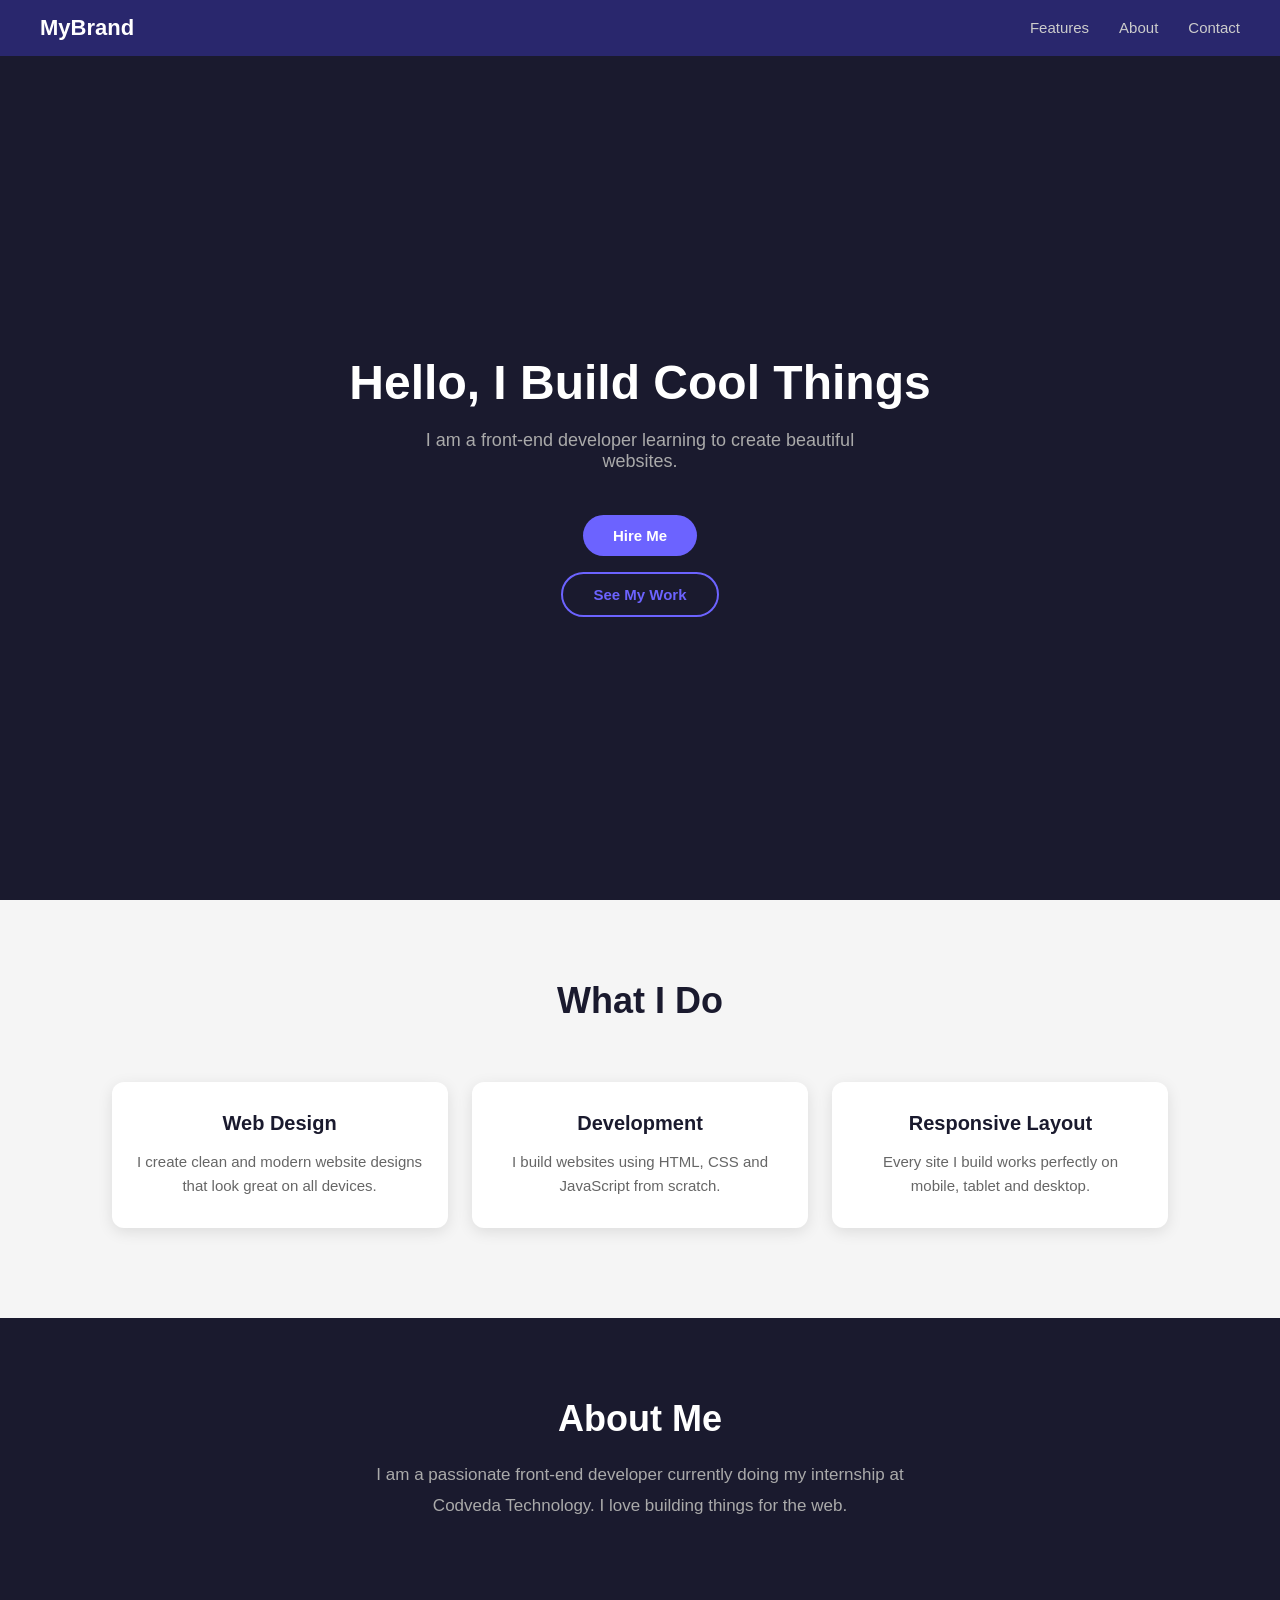
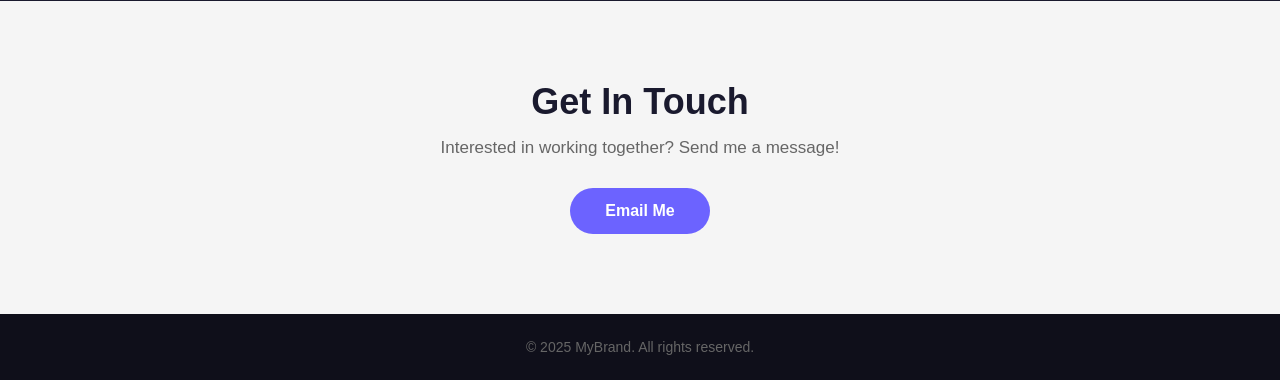
<file: level1-task1-landing-page/index.html>
<!doctype html>
<html lang="en">
  <head>
    <title>My Landing Page</title>
    <link rel="stylesheet" href="style.css">
  </head>
  <body>
    <nav>
      <a href="#">MyBrand</a>
      <ul>
        <li><a href="#features">Features</a></li>
        <li><a href="#about">About</a></li>
        <li><a href="#contact">Contact</a></li>
      </ul>
    </nav>

    <main>
      <section id="hero">
        <h1>Hello, I Build Cool Things</h1>
        <p>I am a front-end developer learning to create beautiful websites.</p>
        <a href="#contact">Hire Me</a>
        <a href="#features">See My Work</a>
      </section>

      <section id="features">
        <h2>What I Do</h2>

        <div class="card">
          <h3>Web Design</h3>
          <p>
            I create clean and modern website designs that look great on all
            devices.
          </p>
        </div>

        <div class="card">
          <h3>Development</h3>
          <p>I build websites using HTML, CSS and JavaScript from scratch.</p>
        </div>

        <div class="card">
          <h3>Responsive Layout</h3>
          <p>
            Every site I build works perfectly on mobile, tablet and desktop.
          </p>
        </div>
      </section>

      <section id="about">
        <h2>About Me</h2>
        <p>
          I am a passionate front-end developer currently doing my internship at
          Codveda Technology. I love building things for the web.
        </p>
      </section>

      <section id="contact">
        <h2>Get In Touch</h2>
        <p>Interested in working together? Send me a message!</p>
        <a href="mailto:you@email.com">Email Me</a>
      </section>
    </main>

    <footer>
      <p>© 2025 MyBrand. All rights reserved.</p>
      
          <button id="scrollBtn">↑</button>

      <script src="script.js"></script>
    </footer>
  </body>
</html>
</file>
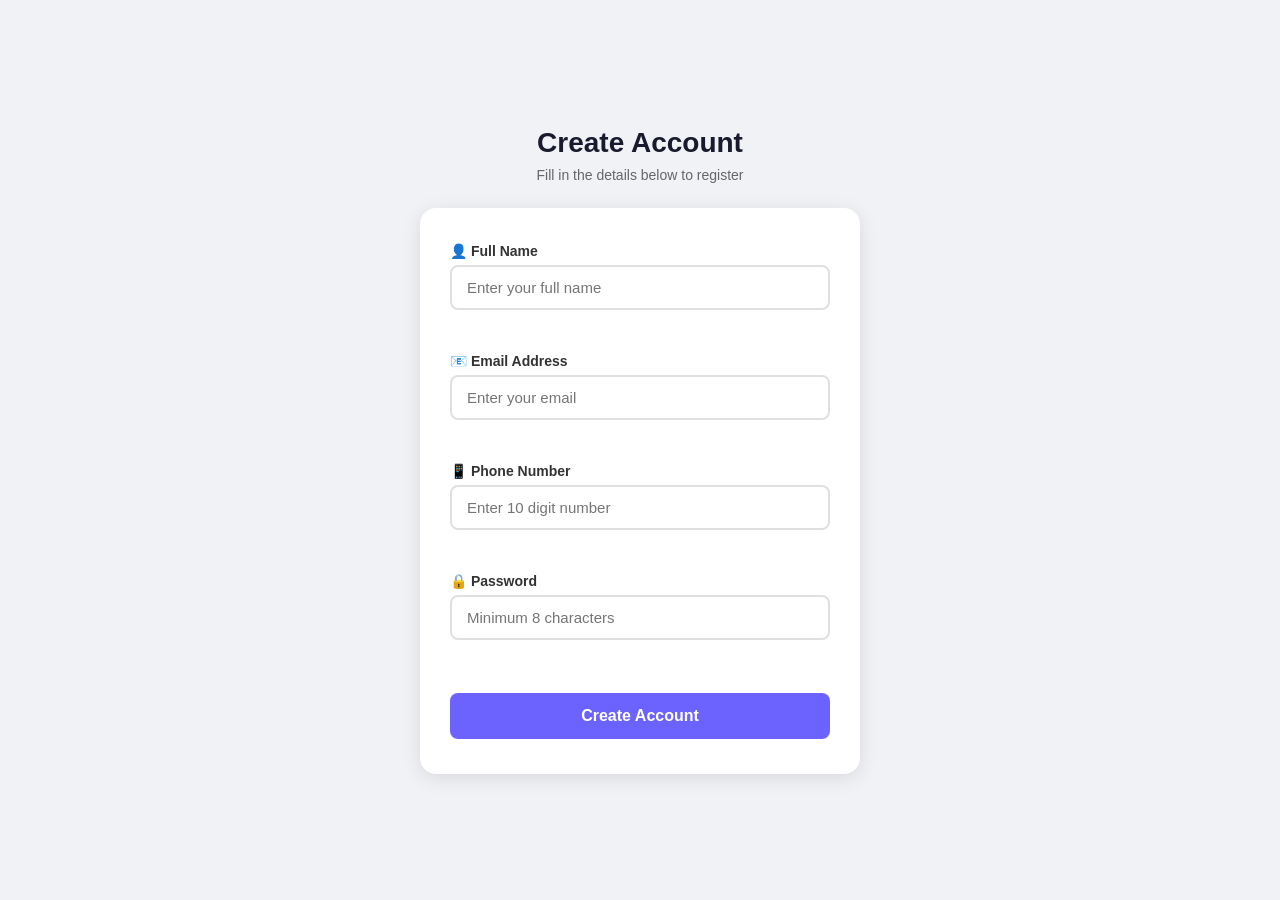
<file: level1-task2-form/index.html>
<!doctype html>
<html lang="en">
  <head>
    <title>Interactive Form</title>
    <meta name="viewport" content="width=device-width, initial-scale=1.0" />
    <link rel="stylesheet" href="style.css" />
  </head>
  <body>
    <div class="container">
      <h1>Create Account</h1>
      <p class="subtitle">Fill in the details below to register</p>

      <div class="form-box">
        <div class="form-group">
          <label for="name">👤 Full Name</label>
          <input type="text" id="name" placeholder="Enter your full name" />
          <span class="error" id="name-error"></span>
        </div>

        <div class="form-group">
          <label for="email">📧 Email Address</label>
          <input type="text" id="email" placeholder="Enter your email" />
          <span class="error" id="email-error"></span>
        </div>

        <div class="form-group">
          <label for="phone">📱 Phone Number</label>
          <input type="text" id="phone" placeholder="Enter 10 digit number" />
          <span class="error" id="phone-error"></span>
        </div>

        <div class="form-group">
          <label for="password">🔒 Password</label>
          <input
            type="password"
            id="password"
            placeholder="Minimum 8 characters"
          />
          <span class="error" id="password-error"></span>
        </div>

        <button id="submitBtn">Create Account</button>

        <div class="success" id="success">
          ✅ Account created successfully! Welcome aboard!
        </div>
      </div>
    </div>

    <script src="script.js"></script>
  </body>
</html>
</file>
<file: level1-task1-landing-page/style.css>
* {
  margin: 0;
  padding: 0;
  box-sizing: border-box;
}
html {
  scroll-behavior: smooth;
}
body {
  font-family: Arial, sans-serif;
  background-color: #f5f5f5;
  color: #333333;
}

nav {
  position: fixed;
  top: 0;
  left: 0;
  width: 100%;

  background-color: #29276d;
  padding: 15px 40px;

  display: flex;
  justify-content: space-between; 
  align-items: center;            
}

nav > a {
  color: #ffffff;
  text-decoration: none;
  font-size: 22px;
  font-weight: bold;
}

nav ul li a {
  color: #cccccc;
  text-decoration: none;
  font-size: 15px;
}

nav ul li a:hover {
  color: #6c63ff;
}

nav ul {
  list-style: none;        
  display: flex;
  gap: 30px;       
}

nav ul li a {
  color: #cccccc;
  text-decoration: none;
  font-size: 15px;
}

nav ul li a:hover {
  color: #6c63ff;
}

#hero {
  min-height: 100vh;
  padding-top: 80px;
  background-color: #1a1a2e;
  display: flex;
  flex-direction: column;
  justify-content: center;
  align-items: center;
  text-align: center;

  padding-left: 20px;
  padding-right: 20px;
}
#hero h1 {
  font-size: 48px;
  color: #ffffff;
  margin-bottom: 20px;
}
#hero p {
  font-size: 18px;
  color: #aaaaaa;
  max-width: 500px;
  margin-bottom: 35px;
}

#hero a {
  display: inline-block;
  padding: 12px 30px;
  border-radius: 25px;
  text-decoration: none;
  font-size: 15px;
  font-weight: bold;
  margin: 8px;
}

#hero a:first-of-type {
  background-color: #6c63ff;
  color: #ffffff;
}

#hero a:last-of-type {
  background-color: transparent;
  color: #6c63ff;
  border: 2px solid #6c63ff;
}

#hero a:first-of-type:hover {
  background-color: #5548d9;
}

#hero a:last-of-type:hover {
  background-color: #6c63ff;
  color: #ffffff;
}
#features {
  padding: 80px 40px;
  background-color: #f5f5f5;
  text-align: center;
}

#features h2 {
  font-size: 36px;
  color: #1a1a2e;
  margin-bottom: 50px;
}

.card {
  display: inline-block;
  width: 28%;
  background-color: #ffffff;
  border-radius: 12px;
  padding: 30px 25px;
  margin: 10px;
  vertical-align: top;
  box-shadow: 0 4px 15px rgba(0, 0, 0, 0.1);
  transition: transform 0.3s ease;
}

.card:hover {
  transform: translateY(-8px);
}

.card h3 {
  font-size: 20px;
  color: #1a1a2e;
  margin-bottom: 15px;
}
.card p {
  font-size: 15px;
  color: #666666;
  line-height: 1.6;
}

#about {
  padding: 80px 40px;
  background-color: #1a1a2e;
  text-align: center;
}

#about h2 {
  font-size: 36px;
  color: #ffffff;
  margin-bottom: 20px;
}

#about p {
  font-size: 17px;
  color: #aaaaaa;
  max-width: 600px;
  margin: 0 auto;
  line-height: 1.8;
}

#contact {
  padding: 80px 40px;
  background-color: #f5f5f5;
  text-align: center;
}

#contact h2 {
  font-size: 36px;
  color: #1a1a2e;
  margin-bottom: 15px;
}

#contact p {
  font-size: 17px;
  color: #666666;
  margin-bottom: 30px;
}

#contact a {
  display: inline-block;
  padding: 14px 35px;
  background-color: #6c63ff;
  color: #ffffff;
  border-radius: 25px;
  text-decoration: none;
  font-size: 16px;
  font-weight: bold;
  transition: background-color 0.3s ease;
}

#contact a:hover {
  background-color: #5548d9;
}

footer {
  background-color: #0f0f1a;
  padding: 25px 40px;
  text-align: center;
}

footer p {
  color: #666666;
  font-size: 14px;
}
/* ================================
   MEDIA QUERIES — Responsive Design
   
   @media means "apply these styles
   ONLY when screen is this size"
================================ */


/* ================================
   TABLET — screen width 768px
   or smaller (like iPad)
================================ */
@media (max-width: 768px) {

  /* Navbar stacks vertically on tablet */
  nav {
    flex-direction: column;
    gap: 15px;
    padding: 15px 20px;
  }

  /* Hero heading gets smaller */
  #hero h1 {
    font-size: 36px;
  }

  /* Cards become full width — one per row */
  .card {
    width: 80%;
    display: block;
    margin: 15px auto;
  }

}

@media (max-width: 480px) {

  #hero h1 {
    font-size: 28px;
  }

  #hero p {
    font-size: 15px;
  }

  #hero a {
    display: block;
    margin: 8px auto;
    width: 200px;
    text-align: center;
  }

  #features,
  #about,
  #contact {
    padding: 50px 20px;
  }
  .card {
    width: 100%;
    margin: 10px 0;
  }
  #features h2,
  #about h2,
  #contact h2 {
    font-size: 28px;
  }

}
#scrollBtn {
  position: fixed;
  bottom: 30px;
  right: 30px;
  width: 45px;
  height: 45px;
  border-radius: 50%;
  background-color: #6c63ff;
  color: #ffffff;
  font-size: 20px;
  border: none;
  cursor: pointer;

  opacity: 0;

  transition: opacity 0.3s ease, transform 0.3s ease;
}

#scrollBtn.visible {
  opacity: 1;
}
#scrollBtn:hover {
  transform: translateY(-3px);
}
</file>
<file: level1-task2-form/style.css>
* {
  margin: 0;
  padding: 0;
  box-sizing: border-box;
}

body {
  font-family: Arial, sans-serif;
  background-color: #f0f2f5;
  min-height: 100vh;
  display: flex;
  justify-content: center;
  align-items: center;
}

.container {
  width: 100%;
  max-width: 480px;
  padding: 20px;
}

h1 {
  text-align: center;
  color: #1a1a2e;
  font-size: 28px;
  margin-bottom: 8px;
}

.subtitle {
  text-align: center;
  color: #666666;
  font-size: 14px;
  margin-bottom: 25px;
}

.form-box {
  background-color: #ffffff;
  border-radius: 16px;
  padding: 35px 30px;
  box-shadow: 0 4px 20px rgba(0, 0, 0, 0.1);
}

.form-group {
  margin-bottom: 20px;
}

.form-group label {
  display: block;

  font-size: 14px;
  font-weight: bold;
  color: #333333;
  margin-bottom: 6px;
}

.form-group input {
  width: 100%;
  padding: 12px 15px;
  border: 2px solid #e0e0e0;
  border-radius: 8px;
  font-size: 15px;
  color: #333333;
  outline: none;
  transition: border-color 0.3s ease;
}

.form-group input:focus {
  border-color: #6c63ff;
  box-shadow: 0 0 0 3px rgba(108, 99, 255, 0.15);
}

.form-group input.valid {
  border-color: #22c55e;
}

.form-group input.invalid {
  border-color: #ef4444;
}

.error {
  display: block;
  font-size: 12px;
  color: #ef4444;
  margin-top: 5px;
  min-height: 18px;
}

#submitBtn {
  width: 100%;
  padding: 14px;
  background-color: #6c63ff;
  color: #ffffff;
  border: none;
  border-radius: 8px;
  font-size: 16px;
  font-weight: bold;
  cursor: pointer;
  transition: background-color 0.3s ease;
  margin-top: 10px;
}

#submitBtn:hover {
  background-color: #5548d9;
}

.success {
  display: none;
  margin-top: 20px;
  padding: 15px;
  background-color: #f0fdf4;
  border: 2px solid #22c55e;
  border-radius: 8px;
  color: #16a34a;
  font-size: 14px;
  font-weight: bold;
  text-align: center;
}

@media (max-width: 480px) {

  .form-box {
    padding: 25px 18px;
  }

  h1 {
    font-size: 22px;
  }

}
</file>
